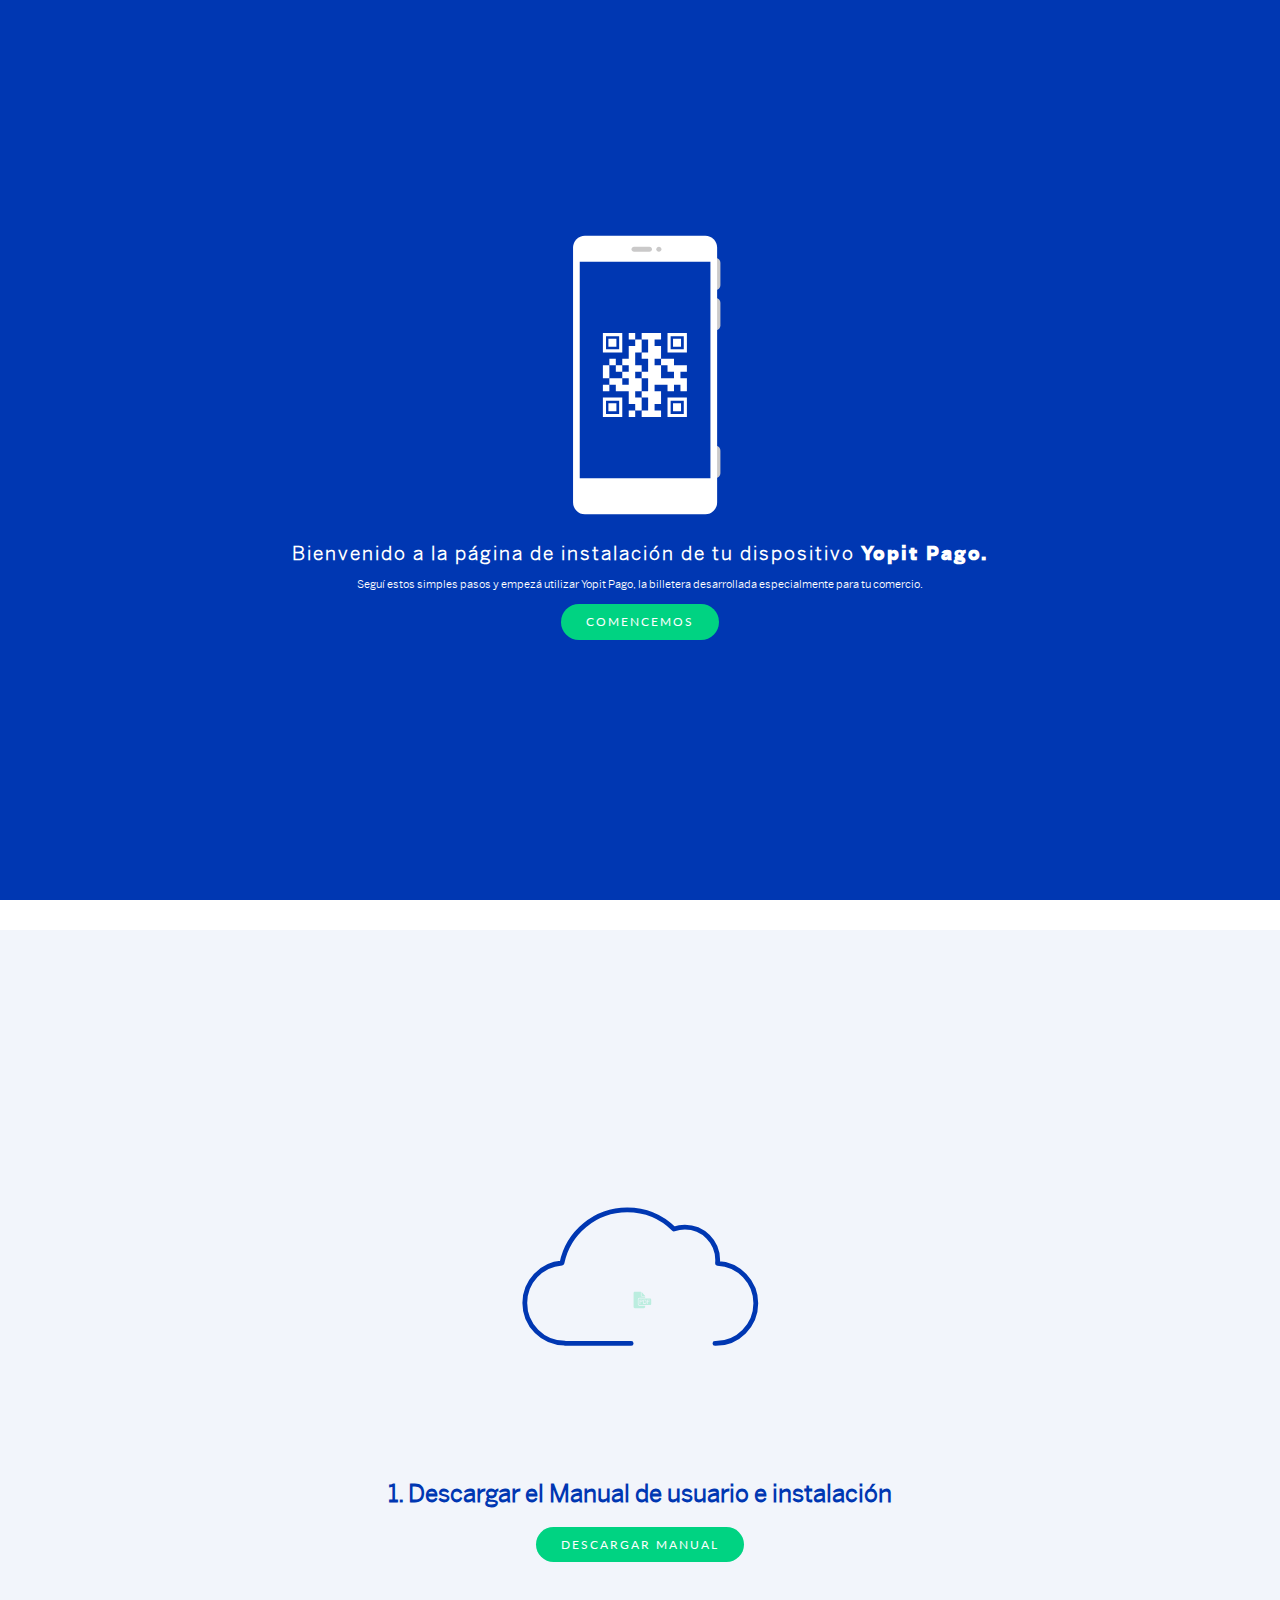
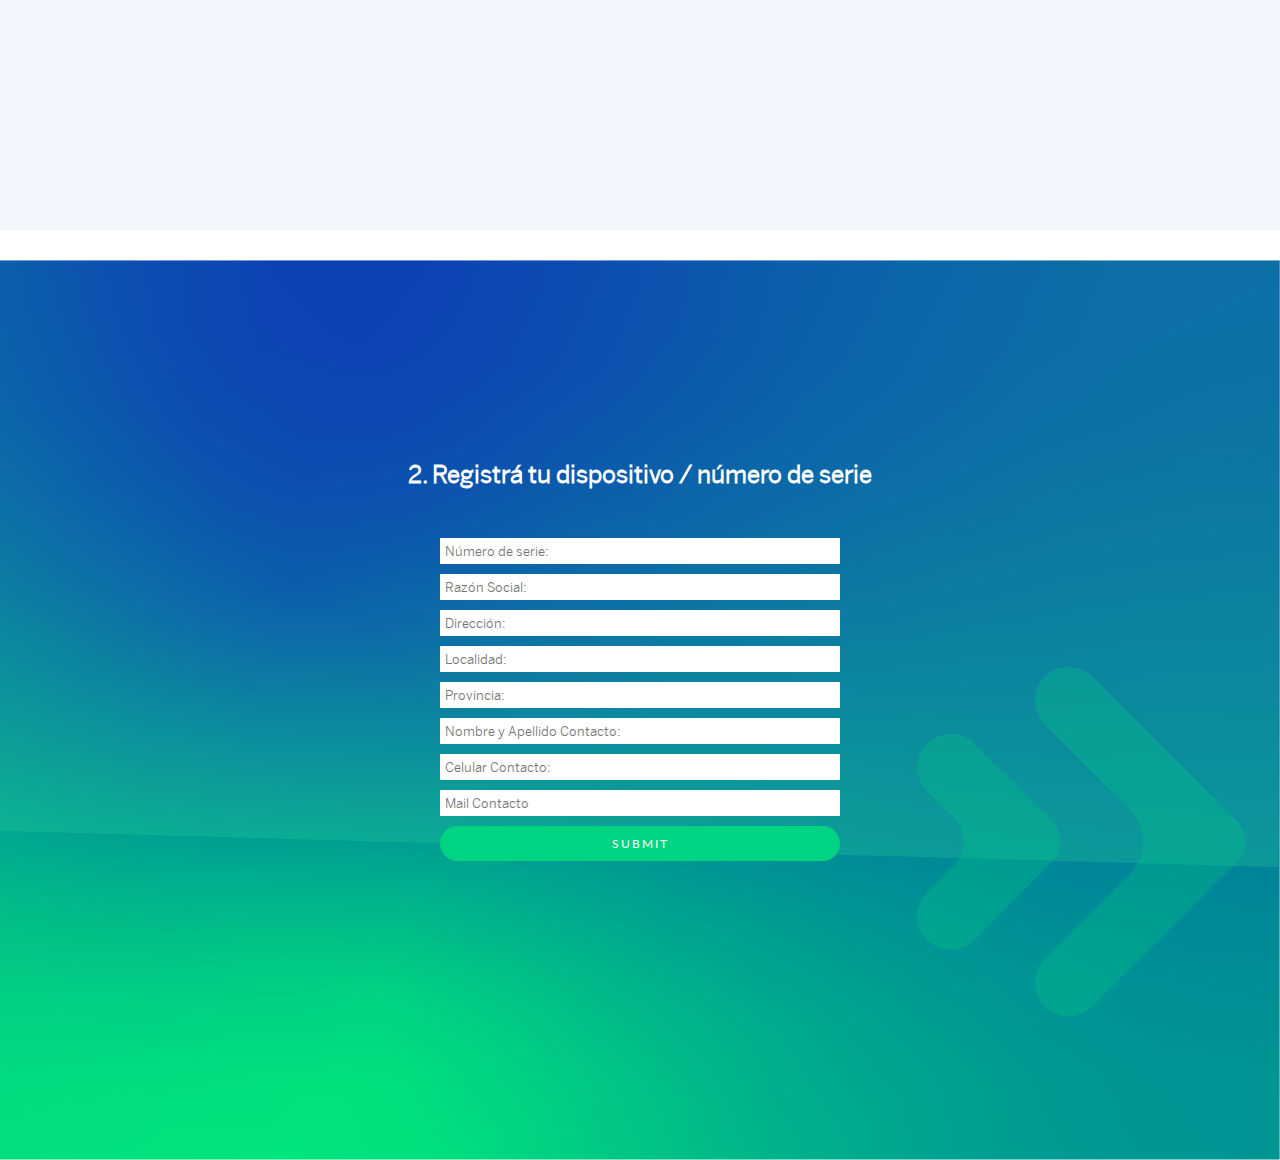
<file: index.html>
<!DOCTYPE html>
<html lang="es">
<head>
	<meta charset="UTF-8">
	<meta name="theme-color" content="#0037b2">
	<meta name="viewport" content="width=device-width, initial-scale=1.0">
	<title>QR POS</title>

	<link rel="stylesheet" href="./fonts/stylesheet.css">
	<link rel="preconnect" href="https://fonts.googleapis.com">
	<link href="https://fonts.googleapis.com/css2?family=Lato:wght@400;700;900&display=swap" rel="stylesheet">
	<link rel="stylesheet" href="./css/main.css">	
</head>
<body>
	<section id="uno">
		<div id="bm"></div>
		<h1>Bienvenido a la página de instalación de tu dispositivo <strong>Yopit Pago.</strong></h1>
		<p>Seguí estos simples pasos y empezá utilizar Yopit Pago, la billetera desarrollada especialmente para tu comercio.</p>				
		<p><a href="#dos" class="cta toplink">Comencemos</a></p>
	</section>
	<section id="dos">
		<div id="bm2"></div>
		<h2>1. Descargar el Manual de usuario e instalación</h2>
		<a href="./WPQ_QSG_Eng.pdf" class="cta" download id="down">Descargar Manual</a>
		<p id="welldone" style="display: none;">Manual descargado!</p>
		<a href="#tres" class="cta toplink" id="gotres" style="background-color: rgb(0,55,178);">Registrar dispositivo</a>

	</section>
	<section id="tres">
		
		<h2>2. Registrá tu dispositivo / número de serie</h2>
		<form action="" method="POST">
<input type="text" name="Número de serie:" placeholder="Número de serie:">
<input type="text" name="Razón Social:" placeholder="Razón Social:">
<input type="text" name="Dirección:" placeholder="Dirección:">
<input type="text" name="Localidad:" placeholder="Localidad:">
<input type="text" name="Provincia:" placeholder="Provincia:">
<input type="text" name="Nombre y Apellido Contacto:" placeholder="Nombre y Apellido Contacto:">
<input type="text" name="Celular Contacto:" placeholder="Celular Contacto:">
<input type="email" name="Mail Contacto" placeholder="Mail Contacto">
	<input type="submit" class="cta">
		</form>
	</section>
		
	<div id="loading" class="cargando">
		Cargando...
	</div>
		
		<script src="./lottie.js"></script>
		<script src="./index.js"></script>
		<script src="https://code.jquery.com/jquery-3.6.0.min.js" integrity="sha256-/xUj+3OJU5yExlq6GSYGSHk7tPXikynS7ogEvDej/m4=" crossorigin="anonymous"></script>
		<script src="./js/main.js"></script>

		<script>
			addEventListener('click',(e)=>{				
				if(e.target.id == 'down'){
					// console.log('hola miguel!')
					document.getElementById('down').style.display = 'none';
					document.getElementById('gotres').style.display = 'inline-block';
					document.getElementById('welldone').style.display = 'block';

				}
			})
		</script>
</body>
</html>
</file>
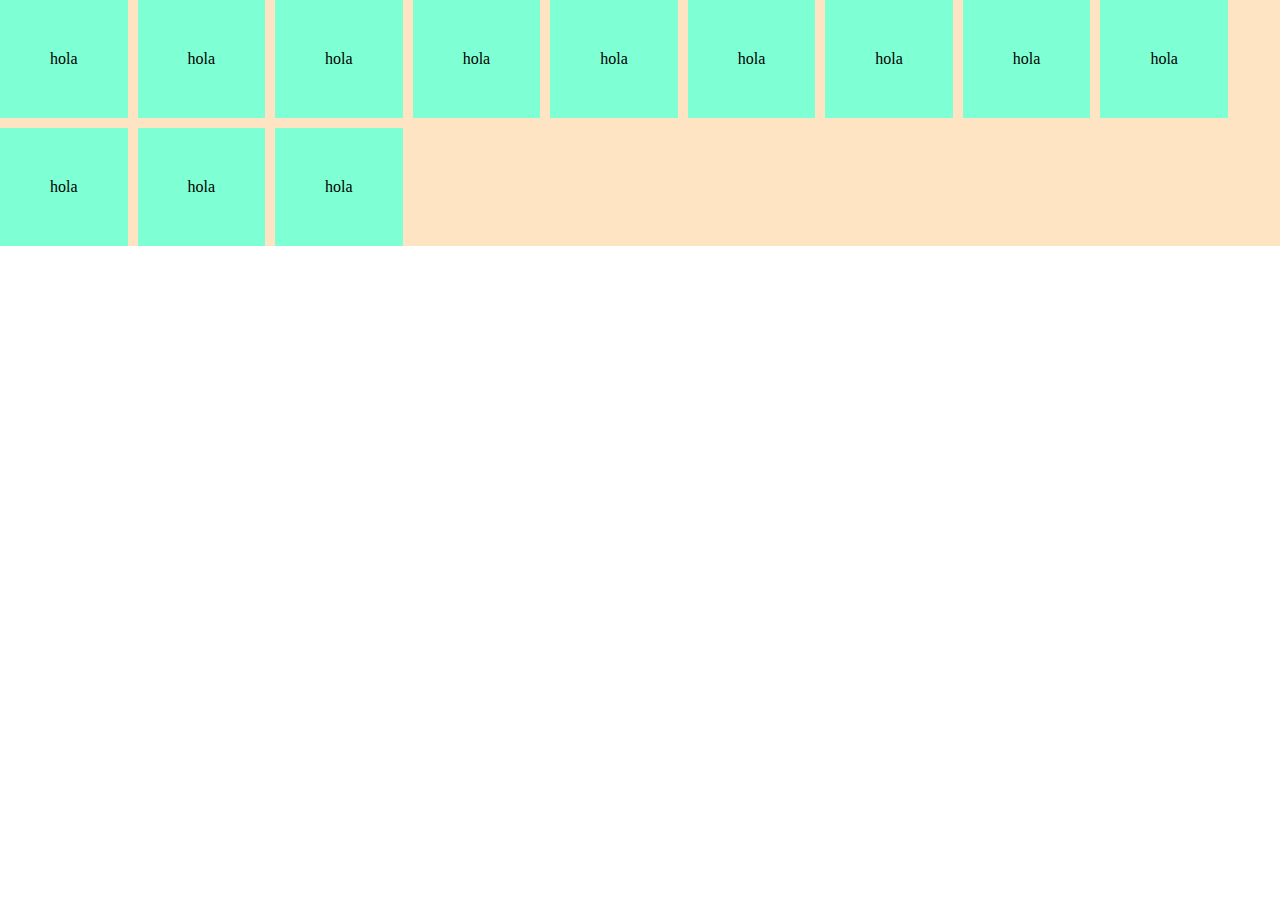
<file: flexbox.html>
<!DOCTYPE html>
<html lang="es">
<head>
    <meta charset="UTF-8">
    <meta http-equiv="X-UA-Compatible" content="IE=edge">
    <meta name="viewport" content="width=device-width, initial-scale=1.0">
    <title>Document</title>

    <style>
        *{
            box-sizing: border-box;
        }
        body{
            width: 100%;
            overflow-x: hidden;
            margin: 0px;
            padding: 0px;
        }
        main{
            max-width: 100%;
        }
        #home{
            width: 100%;
            background-color: bisque;            
            display: flex;            
            gap: 10px;
            flex-wrap: wrap;
        }
        .uno{
            background-color: aquamarine;
            padding: 50px;
        }
    </style>
</head>
<body>
    <main>
        <section id="home">
            <div class="uno">hola</div>
            <div class="uno">hola</div>
            <div class="uno">hola</div>
            <div class="uno">hola</div>
            <div class="uno">hola</div>
            <div class="uno">hola</div>
            <div class="uno">hola</div>
            <div class="uno">hola</div>
            <div class="uno">hola</div>
            <div class="uno">hola</div>
            <div class="uno">hola</div>
            <div class="uno">hola</div>
        </section>
    </main>
</body>
</html>
</file>
<file: fonts/stylesheet.css>
/*! Generated by Font Squirrel (https://www.fontsquirrel.com) on November 26, 2021 */



@font-face {
    font-family: 'bentonsans_boldregular';
    src: url('bentonsans_bold-webfont.woff2') format('woff2'),
         url('bentonsans_bold-webfont.woff') format('woff');
    font-weight: normal;
    font-style: normal;

}




@font-face {
    font-family: 'bentonsans_bookregular';
    src: url('bentonsans_book-webfont.woff2') format('woff2'),
         url('bentonsans_book-webfont.woff') format('woff');
    font-weight: normal;
    font-style: normal;

}




@font-face {
    font-family: 'bentonsans_lightregular';
    src: url('bentonsans_light-webfont.woff2') format('woff2'),
         url('bentonsans_light-webfont.woff') format('woff');
    font-weight: normal;
    font-style: normal;

}
</file>
<file: css/main.css>
*{
    color: #fff;
    font-family: 'bentonsans_bookregular';
    box-sizing: border-box;
}

strong{
    font-family: 'bentonsans_boldregular';
}
body{
    
    text-align: center;
    margin: 0px;
    padding: 0px;
}
section{
    height: 100vh;
    padding: 30px;
    margin-bottom: 30px;
}
#bm{			
    width: 200px;	
    margin: 0 auto;	
}

.cta {
    font-family: "Lato",sans-serif;
    font-size: 12px;
    letter-spacing: 2px;
    background: #00d382;
    display: inline-block;
    padding: 10px 25px;
    border-radius: 20px;
    text-decoration: none;
    color: #fff!important;
    transition: all .5s;
    text-transform: uppercase;
}

#uno{
    background-color: rgb(0,55,178);
}
#uno h1{    
    font-family: 'bentonsans_lightregular';
    font-size: 19px;
    letter-spacing: 2px;
}
#uno p{
    font-size: 11px;    
    line-height: 1.5em;
}
#dos{
    background: #f2f5fb;
    
}
#dos *{
    color: rgb(0,55,178);
}
#dos svg{
    width: 90%;
}
#gotres{
    display: none;
}
#tres{    
    background-image: url(../img/home.svg);
    background-position: right center;
    background-size: cover;    
    margin-bottom: 0px;
}
input{
    display: block;    
    background: #fff;
    color: rgb(0,55,178);
    margin: 10px;
    width: 100%;
    border: none;
    padding: 5px;
    margin: 0px;
    margin-bottom: 10px;
}
#loading{
    opacity: 1;
    transition: 1s all;
    background: #00d382;
    position: fixed;
    width: 100%;
    height: 100vh;
    z-index: 99;
    top: 0px;
    left: 0px;
    pointer-events: none;
}
#loading.cargando{
    opacity: 0;
}

/* TABLET */ 
@media screen and (min-width: 700px){
    #uno{
        padding-top: 25vh;
    }
    #uno #bm{
        width: 300px !important;
        margin: 0 auto;        
    }
    #dos{
        padding-top: 25vh;
    }
    #dos #bm2{
        width: 300px;        
        margin: 0 auto;
    }
    #tres{
        padding-top: 20vh;
    }
    #tres form{
        width: 400px;
        margin: 0 auto;
        margin-top: 50px;
    }
}
/* DESKTOP */
@media screen and (min-width: 1100px){
        
}
</file>
